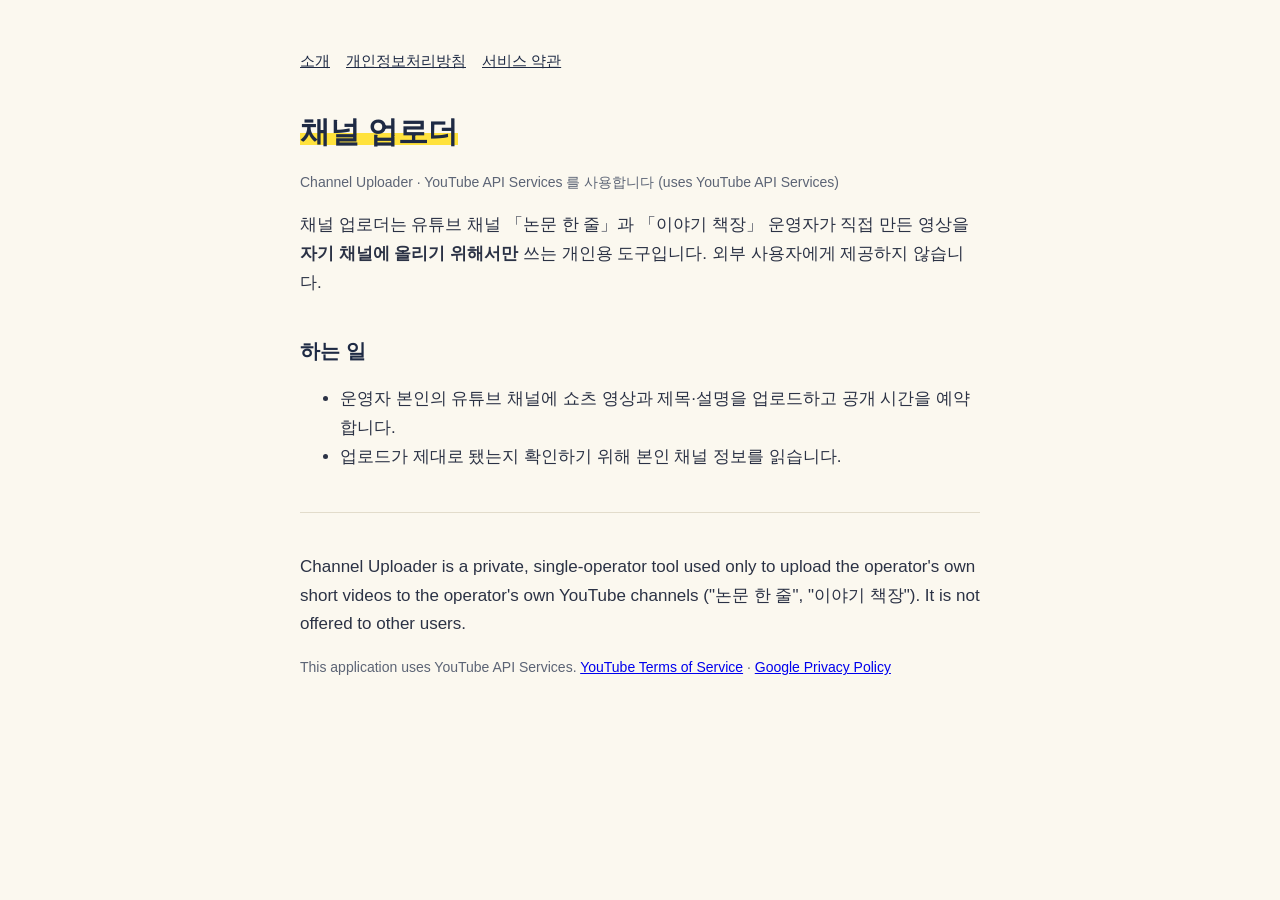
<file: index.html>
<!doctype html><html lang="ko"><head><meta charset="utf-8"><meta name="viewport" content="width=device-width, initial-scale=1">
<title>채널 업로더 · Channel Uploader</title><link rel="stylesheet" href="style.css"></head><body><main>
<nav><a href="./">소개</a><a href="privacy.html">개인정보처리방침</a><a href="terms.html">서비스 약관</a></nav>
<h1><span>채널 업로더</span></h1>
<p class="muted">Channel Uploader · YouTube API Services 를 사용합니다 (uses YouTube API Services)</p>
<p>채널 업로더는 유튜브 채널 「논문 한 줄」과 「이야기 책장」 운영자가 직접 만든 영상을 <b>자기 채널에 올리기 위해서만</b> 쓰는 개인용 도구입니다. 외부 사용자에게 제공하지 않습니다.</p>
<h2>하는 일</h2>
<ul>
  <li>운영자 본인의 유튜브 채널에 쇼츠 영상과 제목·설명을 업로드하고 공개 시간을 예약합니다.</li>
  <li>업로드가 제대로 됐는지 확인하기 위해 본인 채널 정보를 읽습니다.</li>
</ul>
<hr>
<p>Channel Uploader is a private, single-operator tool used only to upload the operator's own short videos to the operator's own YouTube channels ("논문 한 줄", "이야기 책장"). It is not offered to other users.</p>
<p class="muted">This application uses YouTube API Services. <a href="https://www.youtube.com/t/terms">YouTube Terms of Service</a> · <a href="https://policies.google.com/privacy">Google Privacy Policy</a></p>
</main></body></html>
</file>
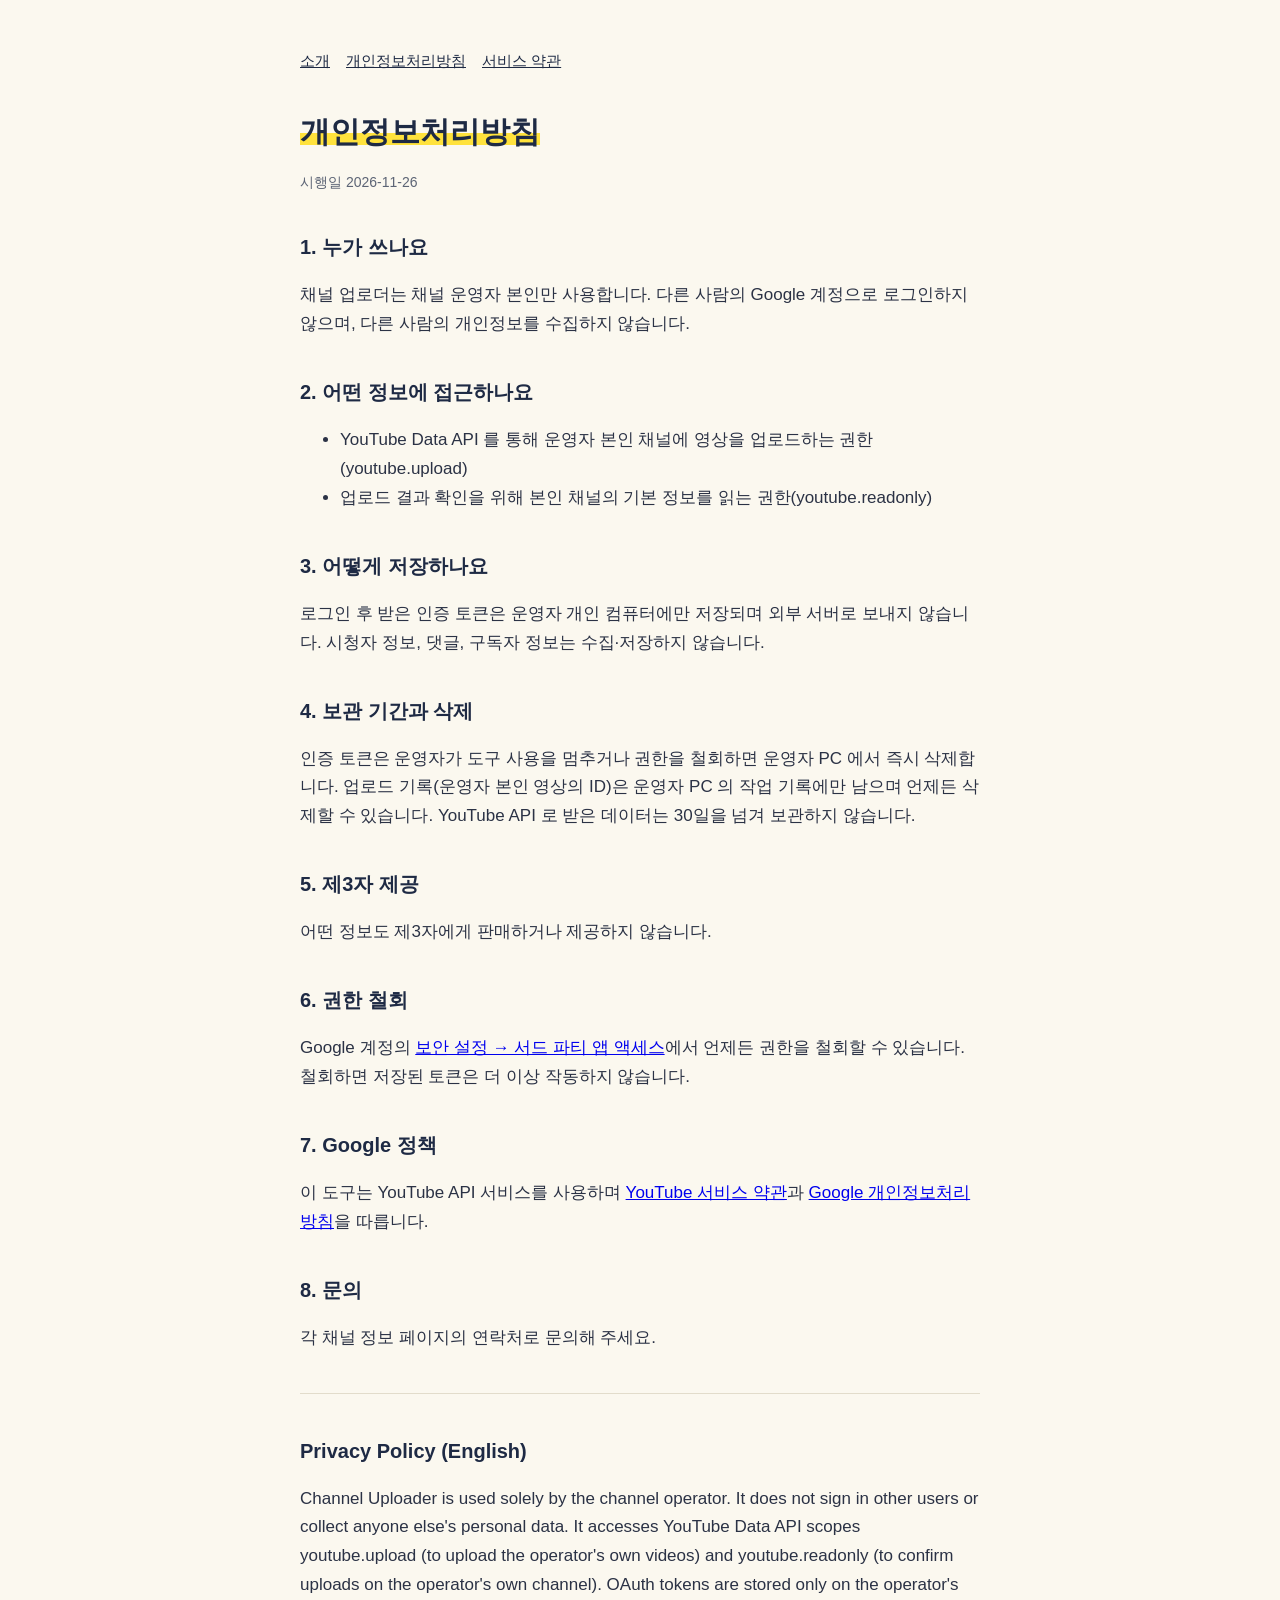
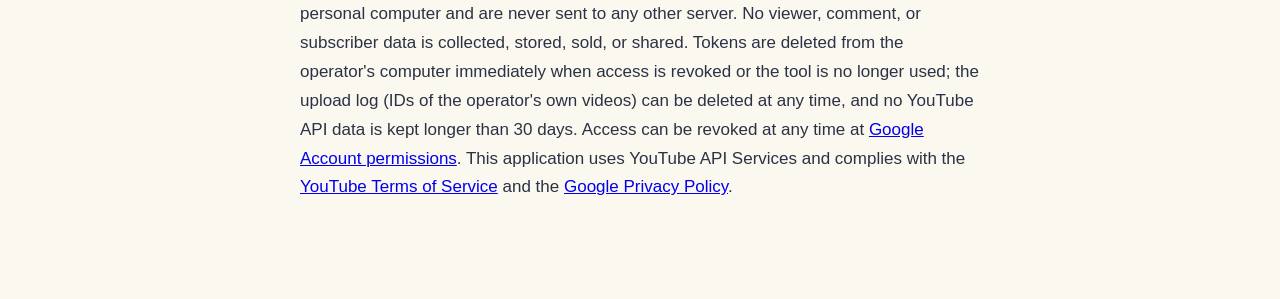
<file: privacy.html>
<!doctype html><html lang="ko"><head><meta charset="utf-8"><meta name="viewport" content="width=device-width, initial-scale=1">
<title>개인정보처리방침 · 채널 업로더</title><link rel="stylesheet" href="style.css"></head><body><main>
<nav><a href="./">소개</a><a href="privacy.html">개인정보처리방침</a><a href="terms.html">서비스 약관</a></nav>
<h1><span>개인정보처리방침</span></h1>
<p class="muted">시행일 2026-11-26</p>
<h2>1. 누가 쓰나요</h2>
<p>채널 업로더는 채널 운영자 본인만 사용합니다. 다른 사람의 Google 계정으로 로그인하지 않으며, 다른 사람의 개인정보를 수집하지 않습니다.</p>
<h2>2. 어떤 정보에 접근하나요</h2>
<ul>
  <li>YouTube Data API 를 통해 운영자 본인 채널에 영상을 업로드하는 권한(youtube.upload)</li>
  <li>업로드 결과 확인을 위해 본인 채널의 기본 정보를 읽는 권한(youtube.readonly)</li>
</ul>
<h2>3. 어떻게 저장하나요</h2>
<p>로그인 후 받은 인증 토큰은 운영자 개인 컴퓨터에만 저장되며 외부 서버로 보내지 않습니다. 시청자 정보, 댓글, 구독자 정보는 수집·저장하지 않습니다.</p>
<h2>4. 보관 기간과 삭제</h2>
<p>인증 토큰은 운영자가 도구 사용을 멈추거나 권한을 철회하면 운영자 PC 에서 즉시 삭제합니다. 업로드 기록(운영자 본인 영상의 ID)은 운영자 PC 의 작업 기록에만 남으며 언제든 삭제할 수 있습니다. YouTube API 로 받은 데이터는 30일을 넘겨 보관하지 않습니다.</p>
<h2>5. 제3자 제공</h2>
<p>어떤 정보도 제3자에게 판매하거나 제공하지 않습니다.</p>
<h2>6. 권한 철회</h2>
<p>Google 계정의 <a href="https://myaccount.google.com/permissions">보안 설정 → 서드 파티 앱 액세스</a>에서 언제든 권한을 철회할 수 있습니다. 철회하면 저장된 토큰은 더 이상 작동하지 않습니다.</p>
<h2>7. Google 정책</h2>
<p>이 도구는 YouTube API 서비스를 사용하며 <a href="https://www.youtube.com/t/terms">YouTube 서비스 약관</a>과 <a href="https://policies.google.com/privacy">Google 개인정보처리방침</a>을 따릅니다.</p>
<h2>8. 문의</h2>
<p>각 채널 정보 페이지의 연락처로 문의해 주세요.</p>
<hr>
<h2>Privacy Policy (English)</h2>
<p>Channel Uploader is used solely by the channel operator. It does not sign in other users or collect anyone else's personal data. It accesses YouTube Data API scopes youtube.upload (to upload the operator's own videos) and youtube.readonly (to confirm uploads on the operator's own channel). OAuth tokens are stored only on the operator's personal computer and are never sent to any other server. No viewer, comment, or subscriber data is collected, stored, sold, or shared. Tokens are deleted from the operator's computer immediately when access is revoked or the tool is no longer used; the upload log (IDs of the operator's own videos) can be deleted at any time, and no YouTube API data is kept longer than 30 days. Access can be revoked at any time at <a href="https://myaccount.google.com/permissions">Google Account permissions</a>. This application uses YouTube API Services and complies with the <a href="https://www.youtube.com/t/terms">YouTube Terms of Service</a> and the <a href="https://policies.google.com/privacy">Google Privacy Policy</a>.</p>
</main></body></html>
</file>
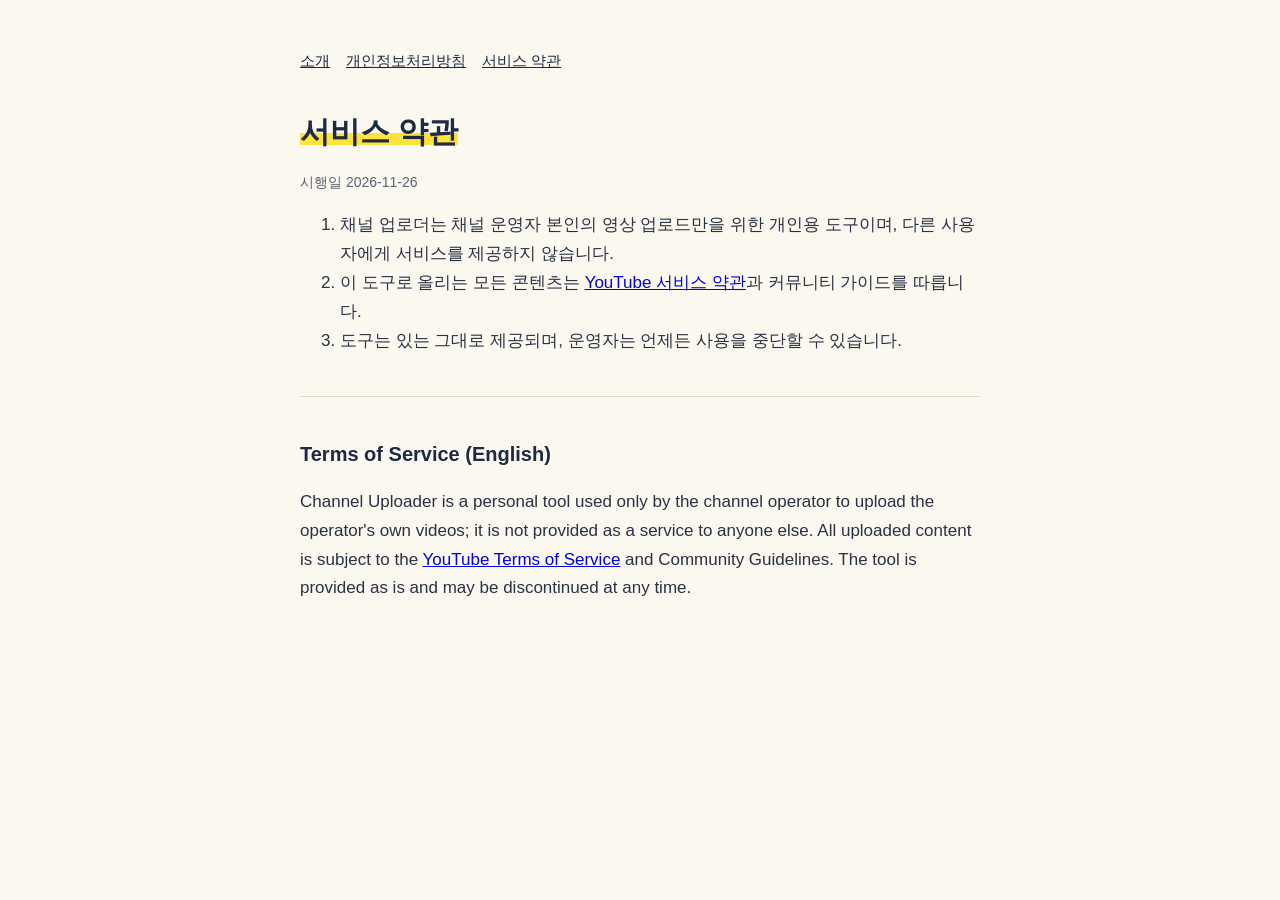
<file: terms.html>
<!doctype html><html lang="ko"><head><meta charset="utf-8"><meta name="viewport" content="width=device-width, initial-scale=1">
<title>서비스 약관 · 채널 업로더</title><link rel="stylesheet" href="style.css"></head><body><main>
<nav><a href="./">소개</a><a href="privacy.html">개인정보처리방침</a><a href="terms.html">서비스 약관</a></nav>
<h1><span>서비스 약관</span></h1>
<p class="muted">시행일 2026-11-26</p>
<ol>
  <li>채널 업로더는 채널 운영자 본인의 영상 업로드만을 위한 개인용 도구이며, 다른 사용자에게 서비스를 제공하지 않습니다.</li>
  <li>이 도구로 올리는 모든 콘텐츠는 <a href="https://www.youtube.com/t/terms">YouTube 서비스 약관</a>과 커뮤니티 가이드를 따릅니다.</li>
  <li>도구는 있는 그대로 제공되며, 운영자는 언제든 사용을 중단할 수 있습니다.</li>
</ol>
<hr>
<h2>Terms of Service (English)</h2>
<p>Channel Uploader is a personal tool used only by the channel operator to upload the operator's own videos; it is not provided as a service to anyone else. All uploaded content is subject to the <a href="https://www.youtube.com/t/terms">YouTube Terms of Service</a> and Community Guidelines. The tool is provided as is and may be discontinued at any time.</p>
</main></body></html>
</file>
<file: style.css>
:root { --ink: #1E2A44; --paper: #FBF8EF; --hl: #FFE23C; --muted: #5C6475; }
* { box-sizing: border-box; }
body { margin: 0; background: var(--paper); color: var(--ink); font: 17px/1.7 -apple-system, 'Segoe UI', 'Malgun Gothic', sans-serif; }
main { max-width: 720px; margin: 0 auto; padding: 48px 20px 80px; }
h1 { font-size: 30px; margin: 0 0 6px; }
h1 span { background: linear-gradient(transparent 55%, var(--hl) 55% 92%, transparent 92%); }
h2 { font-size: 20px; margin: 36px 0 8px; }
p, li { color: #2B3245; }
.muted { color: var(--muted); font-size: 14px; }
nav { margin-bottom: 32px; font-size: 15px; }
nav a { color: var(--ink); margin-right: 16px; }
hr { border: 0; border-top: 1px solid #E2DCCB; margin: 40px 0; }
</file>
